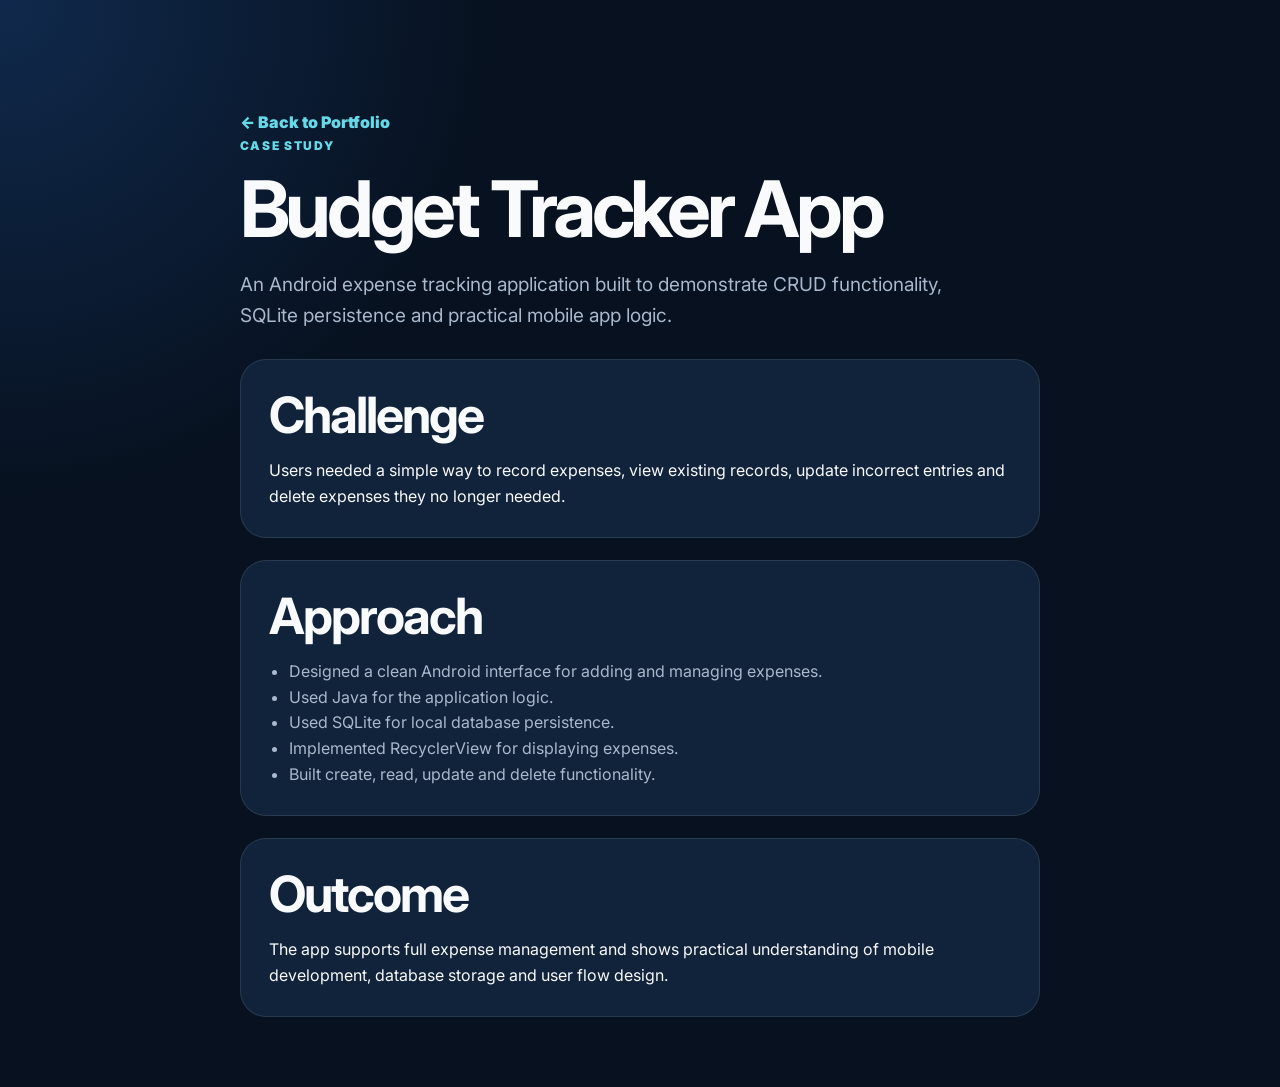
<file: case-study-budget-tracker.html>
<!DOCTYPE html><html lang="en"><head><meta charset="UTF-8"><meta name="viewport" content="width=device-width, initial-scale=1.0"><title>Budget Tracker App Case Study | Providence Mupfunya</title><link rel="stylesheet" href="style.css"><link href="https://fonts.googleapis.com/css2?family=Inter:wght@300;400;500;600;700;800;900&display=swap" rel="stylesheet"></head><body><main class="case-page"><section class="case-hero"><a href="index.html">← Back to Portfolio</a><p class="eyebrow">Case Study</p><h1>Budget Tracker App</h1><p class="hero-text">An Android expense tracking application built to demonstrate CRUD functionality, SQLite persistence and practical mobile app logic.</p></section><section class="case-block"><h2>Challenge</h2><p>Users needed a simple way to record expenses, view existing records, update incorrect entries and delete expenses they no longer needed.</p></section><section class="case-block"><h2>Approach</h2><ul><li>Designed a clean Android interface for adding and managing expenses.</li><li>Used Java for the application logic.</li><li>Used SQLite for local database persistence.</li><li>Implemented RecyclerView for displaying expenses.</li><li>Built create, read, update and delete functionality.</li></ul></section><section class="case-block"><h2>Outcome</h2><p>The app supports full expense management and shows practical understanding of mobile development, database storage and user flow design.</p></section></main><script src="script.js"></script></body></html>
</file>
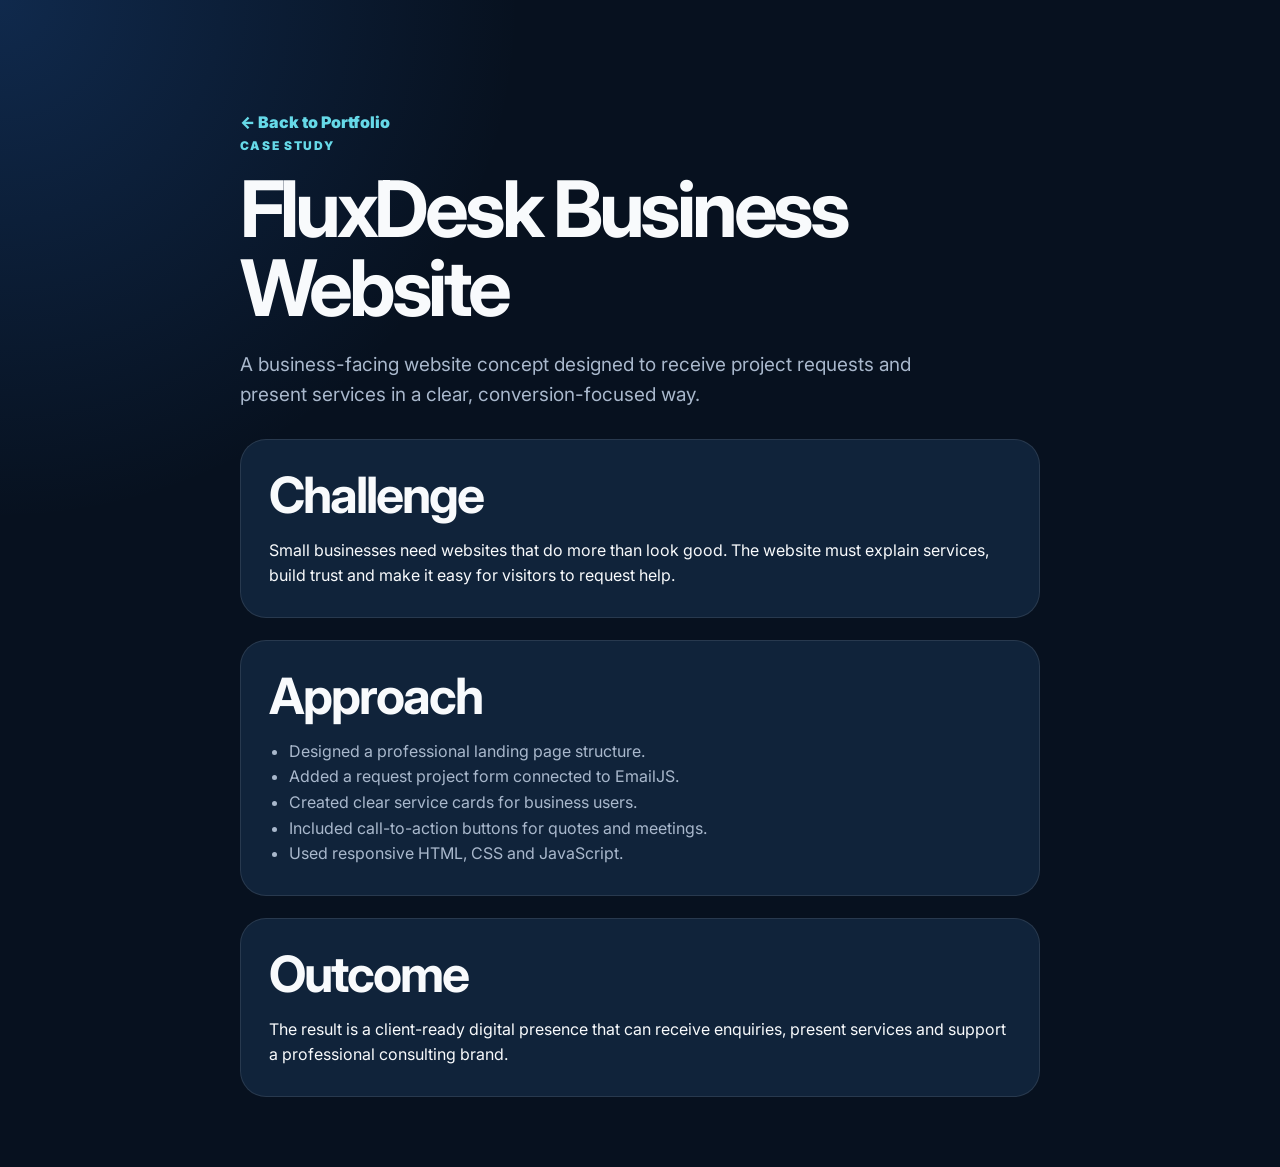
<file: case-study-fluxdesk.html>
<!DOCTYPE html><html lang="en"><head><meta charset="UTF-8"><meta name="viewport" content="width=device-width, initial-scale=1.0"><title>FluxDesk Website Case Study | Providence Mupfunya</title><link rel="stylesheet" href="style.css"><link href="https://fonts.googleapis.com/css2?family=Inter:wght@300;400;500;600;700;800;900&display=swap" rel="stylesheet"></head><body><main class="case-page"><section class="case-hero"><a href="index.html">← Back to Portfolio</a><p class="eyebrow">Case Study</p><h1>FluxDesk Business Website</h1><p class="hero-text">A business-facing website concept designed to receive project requests and present services in a clear, conversion-focused way.</p></section><section class="case-block"><h2>Challenge</h2><p>Small businesses need websites that do more than look good. The website must explain services, build trust and make it easy for visitors to request help.</p></section><section class="case-block"><h2>Approach</h2><ul><li>Designed a professional landing page structure.</li><li>Added a request project form connected to EmailJS.</li><li>Created clear service cards for business users.</li><li>Included call-to-action buttons for quotes and meetings.</li><li>Used responsive HTML, CSS and JavaScript.</li></ul></section><section class="case-block"><h2>Outcome</h2><p>The result is a client-ready digital presence that can receive enquiries, present services and support a professional consulting brand.</p></section></main><script src="script.js"></script></body></html>
</file>
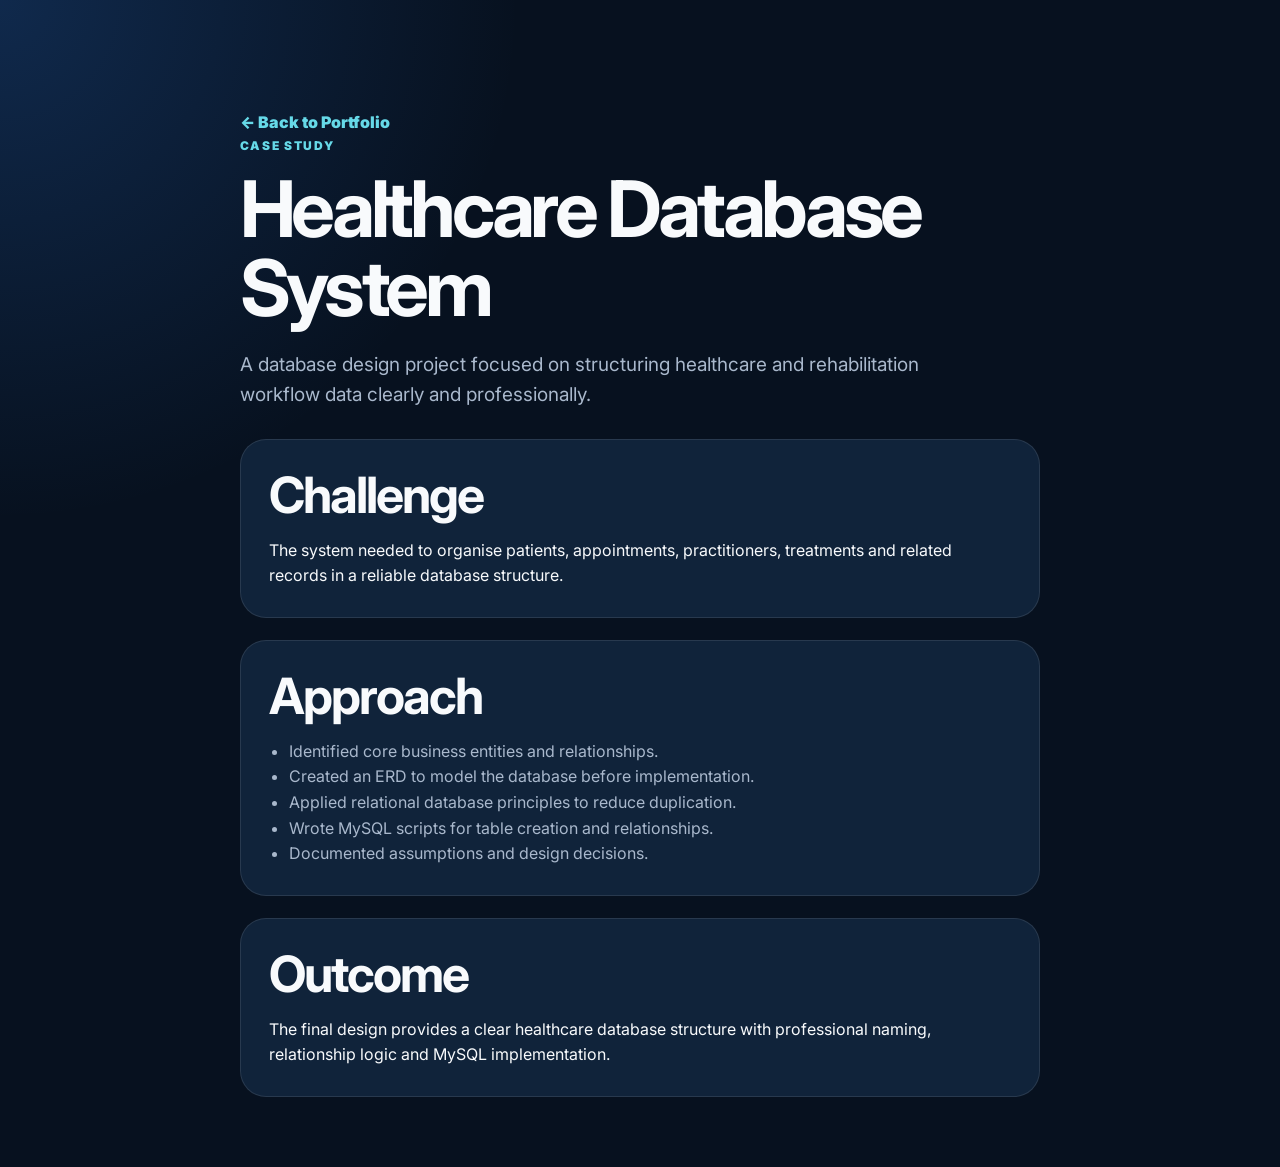
<file: case-study-healthcare-database.html>
<!DOCTYPE html><html lang="en"><head><meta charset="UTF-8"><meta name="viewport" content="width=device-width, initial-scale=1.0"><title>Healthcare Database Case Study | Providence Mupfunya</title><link rel="stylesheet" href="style.css"><link href="https://fonts.googleapis.com/css2?family=Inter:wght@300;400;500;600;700;800;900&display=swap" rel="stylesheet"></head><body><main class="case-page"><section class="case-hero"><a href="index.html">← Back to Portfolio</a><p class="eyebrow">Case Study</p><h1>Healthcare Database System</h1><p class="hero-text">A database design project focused on structuring healthcare and rehabilitation workflow data clearly and professionally.</p></section><section class="case-block"><h2>Challenge</h2><p>The system needed to organise patients, appointments, practitioners, treatments and related records in a reliable database structure.</p></section><section class="case-block"><h2>Approach</h2><ul><li>Identified core business entities and relationships.</li><li>Created an ERD to model the database before implementation.</li><li>Applied relational database principles to reduce duplication.</li><li>Wrote MySQL scripts for table creation and relationships.</li><li>Documented assumptions and design decisions.</li></ul></section><section class="case-block"><h2>Outcome</h2><p>The final design provides a clear healthcare database structure with professional naming, relationship logic and MySQL implementation.</p></section></main><script src="script.js"></script></body></html>
</file>
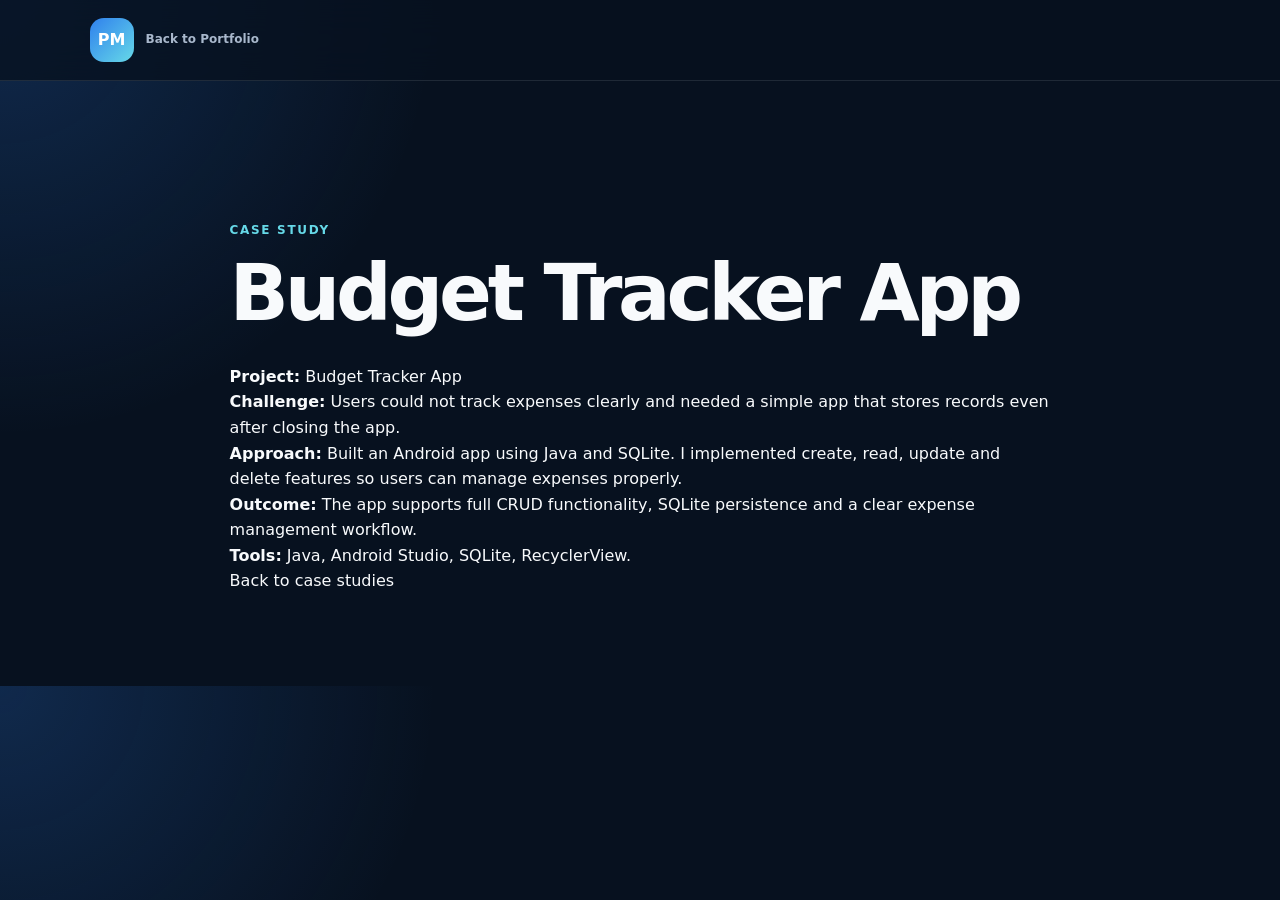
<file: case-studies/budget-tracker.html>
<!DOCTYPE html>
<html lang="en">
<head>
  <meta charset="UTF-8" />
  <meta name="viewport" content="width=device-width, initial-scale=1.0" />
  <title>Budget Tracker App Case Study | Providence Mupfunya</title>
  <link rel="stylesheet" href="../style.css" />
</head>
<body>
  <header class="site-header"><a class="brand" href="../index.html"><span>PM</span><small>Back to Portfolio</small></a></header>
  <main class="section" style="padding-top:140px;max-width:1000px;margin:auto;">
    <p class="eyebrow">Case Study</p>
    <h1>Budget Tracker App</h1>
    <div class="case-card" style="margin-top:30px;">
      <p><strong>Project:</strong> Budget Tracker App</p>
      <p><strong>Challenge:</strong> Users could not track expenses clearly and needed a simple app that stores records even after closing the app.</p>
      <p><strong>Approach:</strong> Built an Android app using Java and SQLite. I implemented create, read, update and delete features so users can manage expenses properly.</p>
      <p><strong>Outcome:</strong> The app supports full CRUD functionality, SQLite persistence and a clear expense management workflow.</p>
      <p><strong>Tools:</strong> Java, Android Studio, SQLite, RecyclerView.</p>
      <a href="../index.html#case-studies">Back to case studies</a>
    </div>
  </main>
</body>
</html>
</file>
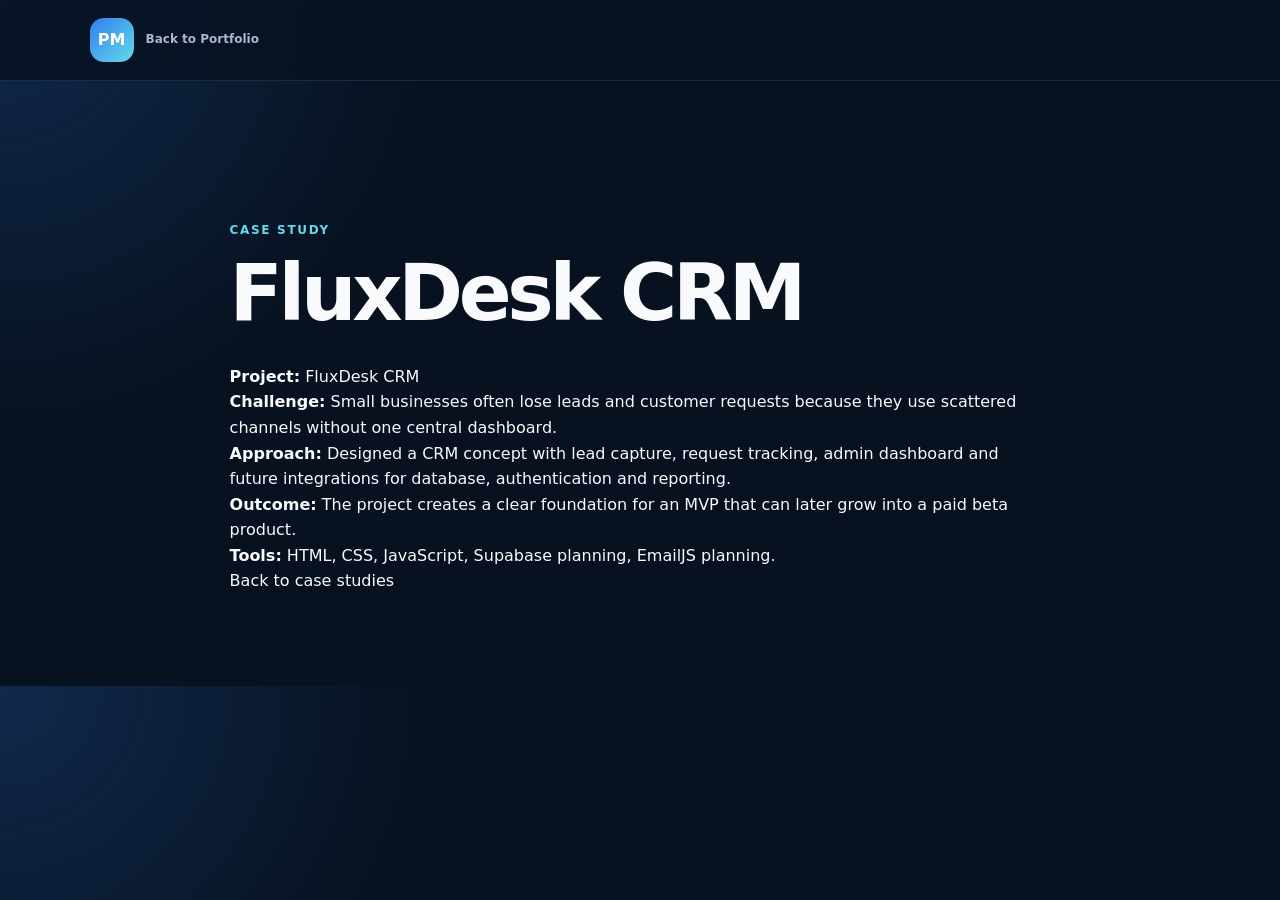
<file: case-studies/fluxdesk-crm.html>
<!DOCTYPE html>
<html lang="en">
<head>
  <meta charset="UTF-8" />
  <meta name="viewport" content="width=device-width, initial-scale=1.0" />
  <title>FluxDesk CRM Case Study | Providence Mupfunya</title>
  <link rel="stylesheet" href="../style.css" />
</head>
<body>
  <header class="site-header"><a class="brand" href="../index.html"><span>PM</span><small>Back to Portfolio</small></a></header>
  <main class="section" style="padding-top:140px;max-width:1000px;margin:auto;">
    <p class="eyebrow">Case Study</p>
    <h1>FluxDesk CRM</h1>
    <div class="case-card" style="margin-top:30px;">
      <p><strong>Project:</strong> FluxDesk CRM</p>
      <p><strong>Challenge:</strong> Small businesses often lose leads and customer requests because they use scattered channels without one central dashboard.</p>
      <p><strong>Approach:</strong> Designed a CRM concept with lead capture, request tracking, admin dashboard and future integrations for database, authentication and reporting.</p>
      <p><strong>Outcome:</strong> The project creates a clear foundation for an MVP that can later grow into a paid beta product.</p>
      <p><strong>Tools:</strong> HTML, CSS, JavaScript, Supabase planning, EmailJS planning.</p>
      <a href="../index.html#case-studies">Back to case studies</a>
    </div>
  </main>
</body>
</html>
</file>
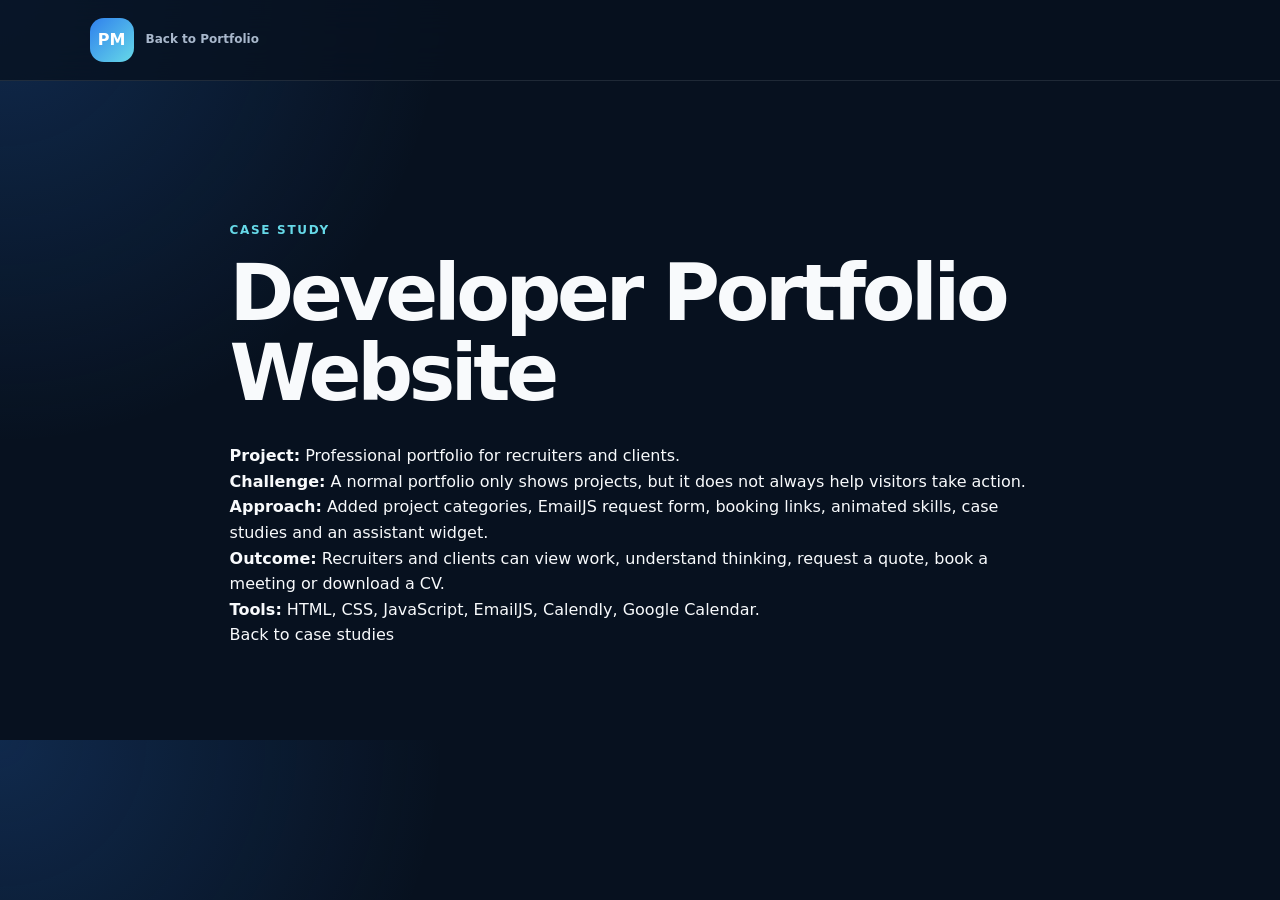
<file: case-studies/portfolio-website.html>
<!DOCTYPE html>
<html lang="en">
<head>
  <meta charset="UTF-8" />
  <meta name="viewport" content="width=device-width, initial-scale=1.0" />
  <title>Portfolio Website Case Study | Providence Mupfunya</title>
  <link rel="stylesheet" href="../style.css" />
</head>
<body>
  <header class="site-header"><a class="brand" href="../index.html"><span>PM</span><small>Back to Portfolio</small></a></header>
  <main class="section" style="padding-top:140px;max-width:1000px;margin:auto;">
    <p class="eyebrow">Case Study</p>
    <h1>Developer Portfolio Website</h1>
    <div class="case-card" style="margin-top:30px;">
      <p><strong>Project:</strong> Professional portfolio for recruiters and clients.</p>
      <p><strong>Challenge:</strong> A normal portfolio only shows projects, but it does not always help visitors take action.</p>
      <p><strong>Approach:</strong> Added project categories, EmailJS request form, booking links, animated skills, case studies and an assistant widget.</p>
      <p><strong>Outcome:</strong> Recruiters and clients can view work, understand thinking, request a quote, book a meeting or download a CV.</p>
      <p><strong>Tools:</strong> HTML, CSS, JavaScript, EmailJS, Calendly, Google Calendar.</p>
      <a href="../index.html#case-studies">Back to case studies</a>
    </div>
  </main>
</body>
</html>
</file>
<file: style.css>
:root{
  --bg:#07111f;
  --bg-soft:#0d1b2d;
  --card:#10233a;
  --card-2:#132a46;
  --text:#f8fafc;
  --muted:#a9b8cc;
  --line:rgba(255,255,255,.1);
  --accent:#2f80ed;
  --accent-2:#66d9e8;
  --good:#38d996;
  --shadow:0 24px 80px rgba(0,0,0,.32);
}

.light-mode{
  --bg:#f6f8fb;
  --bg-soft:#eef4fb;
  --card:#ffffff;
  --card-2:#f7fbff;
  --text:#0f172a;
  --muted:#53657d;
  --line:rgba(15,23,42,.11);
  --accent:#1769e0;
  --accent-2:#0891b2;
  --shadow:0 22px 70px rgba(15,23,42,.1);
}

*{box-sizing:border-box;margin:0;padding:0}
html{scroll-behavior:smooth}
body{font-family:Inter,system-ui,sans-serif;background:radial-gradient(circle at top left,rgba(47,128,237,.22),transparent 30%),var(--bg);color:var(--text);line-height:1.6;overflow-x:hidden}
a{color:inherit;text-decoration:none}
img{max-width:100%;display:block}
button,input,select,textarea{font:inherit}

.site-header{position:sticky;top:0;z-index:50;display:flex;align-items:center;justify-content:space-between;gap:18px;padding:18px 7%;background:rgba(7,17,31,.78);backdrop-filter:blur(18px);border-bottom:1px solid var(--line)}
.light-mode .site-header{background:rgba(246,248,251,.82)}
.brand{display:flex;align-items:center;gap:12px;font-weight:800}
.brand span{display:grid;place-items:center;width:44px;height:44px;border-radius:14px;background:linear-gradient(135deg,var(--accent),var(--accent-2));color:white}
.brand small{display:block;color:var(--muted);font-size:12px;font-weight:600}
.nav-menu{display:flex;align-items:center;gap:24px;color:var(--muted);font-weight:700;font-size:14px}
.nav-menu a:hover{color:var(--text)}
.header-actions{display:flex;align-items:center;gap:10px}
.menu-toggle{display:none;background:var(--card);color:var(--text);border:1px solid var(--line);border-radius:12px;padding:10px 12px}
.theme-toggle{width:42px;height:42px;border:1px solid var(--line);border-radius:999px;background:var(--card);color:var(--text);cursor:pointer}

.btn{display:inline-flex;align-items:center;justify-content:center;gap:8px;border-radius:999px;padding:12px 18px;font-weight:800;border:1px solid transparent;cursor:pointer;transition:.25s ease;white-space:nowrap}
.btn:hover{transform:translateY(-2px)}
.btn-primary{background:linear-gradient(135deg,var(--accent),var(--accent-2));color:#fff;box-shadow:0 15px 35px rgba(47,128,237,.25)}
.btn-light{background:var(--card);border-color:var(--line);color:var(--text)}
.btn-outline{border-color:var(--line);color:var(--text);background:transparent}

.section-tight,.section{padding:92px 7%}
.hero{min-height:calc(100vh - 82px);display:grid;grid-template-columns:1.12fr .88fr;align-items:center;gap:46px}
.eyebrow{color:var(--accent-2);text-transform:uppercase;letter-spacing:.14em;font-size:12px;font-weight:900;margin-bottom:14px}
h1{font-size:clamp(42px,7vw,78px);line-height:1.02;letter-spacing:-.055em;margin-bottom:22px}
h2{font-size:clamp(30px,4vw,50px);line-height:1.08;letter-spacing:-.04em;margin-bottom:16px}
h3{font-size:22px;margin-bottom:10px}
.hero-text{font-size:19px;color:var(--muted);max-width:720px;margin-bottom:28px}
.hero-actions{display:flex;flex-wrap:wrap;gap:12px;margin-bottom:24px}
.mini-proof{display:flex;flex-wrap:wrap;gap:10px}
.mini-proof span,.tag-row span{padding:8px 11px;border-radius:999px;background:rgba(47,128,237,.12);border:1px solid var(--line);color:var(--muted);font-size:13px;font-weight:800}

.hero-card{background:linear-gradient(180deg,var(--card),var(--card-2));padding:24px;border:1px solid var(--line);border-radius:34px;box-shadow:var(--shadow);position:relative;overflow:hidden}
.hero-card:before{content:"";position:absolute;inset:-80px -80px auto auto;width:220px;height:220px;background:var(--accent);filter:blur(70px);opacity:.23}
.profile-wrap{height:310px;border-radius:26px;background:linear-gradient(135deg,rgba(47,128,237,.25),rgba(102,217,232,.18));overflow:hidden;margin-bottom:14px;display:grid;place-items:center;position:relative}
.profile-wrap img{width:100%;height:100%;object-fit:cover}
.profile-fallback{display:none;width:100%;height:100%;place-items:center;font-size:76px;font-weight:900;color:white;background:linear-gradient(135deg,var(--accent),var(--accent-2))}
.status-pill{display:inline-flex;color:var(--good);background:rgba(56,217,150,.1);border:1px solid rgba(56,217,150,.25);padding:8px 12px;border-radius:999px;font-weight:900;font-size:13px;margin-bottom:16px}
.hero-card ul{list-style:none;color:var(--muted);display:grid;gap:8px;margin-top:14px}
.hero-card li:before{content:"✓";color:var(--good);font-weight:900;margin-right:8px}

.trust-strip{margin:0 7%;padding:18px;background:var(--card);border:1px solid var(--line);border-radius:26px;display:grid;grid-template-columns:repeat(4,1fr);gap:14px;box-shadow:var(--shadow)}
.trust-strip div{padding:16px;border-radius:18px;background:rgba(255,255,255,.035)}
.trust-strip span{display:block;color:var(--muted);font-size:14px;margin-top:4px}

.two-column{display:grid;grid-template-columns:.85fr 1.15fr;gap:34px;align-items:start}
.section-heading p:last-child,.about-panel p,.booking-card p{color:var(--muted)}
.center{text-align:center;max-width:820px;margin:0 auto 42px}
.about-panel{background:var(--card);border:1px solid var(--line);border-radius:28px;padding:32px;display:grid;gap:16px}
.project-grid,.service-grid,.case-preview-grid,.skills-grid{display:grid;gap:22px}
.project-grid{grid-template-columns:repeat(3,1fr)}
.service-grid{grid-template-columns:repeat(4,1fr)}
.case-preview-grid,.skills-grid{grid-template-columns:repeat(3,1fr)}
.project-card,.service-card,.case-preview,.skill-card{background:linear-gradient(180deg,var(--card),var(--card-2));border:1px solid var(--line);border-radius:26px;padding:24px;transition:.25s ease;position:relative;overflow:hidden}
.project-card:hover,.service-card:hover,.case-preview:hover,.skill-card:hover{transform:translateY(-8px);border-color:rgba(102,217,232,.45)}
.project-icon,.skill-card div:first-child{font-size:36px;margin-bottom:14px}
.project-card p,.service-card p,.case-preview p,.skill-card p{color:var(--muted)}
.tag-row{display:flex;flex-wrap:wrap;gap:8px;margin:18px 0}
.card-actions{display:flex;gap:14px;margin-top:20px;font-weight:900;color:var(--accent-2)}
.service-card a{display:inline-block;margin-top:18px;color:var(--accent-2);font-weight:900}
.case-preview span{color:var(--accent-2);font-weight:900;font-size:12px;text-transform:uppercase;letter-spacing:.12em}
.skill-meter{height:9px;background:rgba(255,255,255,.08);border-radius:999px;overflow:hidden;margin-top:18px}
.skill-meter span{display:block;height:100%;background:linear-gradient(90deg,var(--accent),var(--accent-2));border-radius:999px;transform-origin:left;animation:grow 1.3s ease both}
@keyframes grow{from{transform:scaleX(0)}to{transform:scaleX(1)}}

.request-section{display:grid;grid-template-columns:.85fr 1.15fr;gap:32px;align-items:start;background:linear-gradient(180deg,transparent,rgba(47,128,237,.06))}
.request-form{background:var(--card);border:1px solid var(--line);border-radius:28px;padding:24px;display:grid;gap:14px}
.form-row{display:grid;grid-template-columns:1fr 1fr;gap:14px}
input,select,textarea{width:100%;background:var(--bg-soft);border:1px solid var(--line);border-radius:16px;color:var(--text);padding:14px 15px;outline:none}
textarea{min-height:150px;resize:vertical}
input:focus,select:focus,textarea:focus{border-color:var(--accent-2)}
.form-status{min-height:24px;color:var(--accent-2);font-weight:800}
code{background:var(--bg-soft);padding:2px 6px;border-radius:8px}

.booking-card{display:flex;justify-content:space-between;gap:24px;align-items:center;background:linear-gradient(135deg,var(--card),rgba(47,128,237,.18));border:1px solid var(--line);border-radius:30px;padding:32px}
.footer{padding:34px 7%;border-top:1px solid var(--line);display:flex;align-items:center;justify-content:space-between;gap:20px;color:var(--muted);background:rgba(0,0,0,.08)}
.footer strong{color:var(--text)}
.footer-links{display:flex;flex-wrap:wrap;gap:16px;font-weight:800;color:var(--text)}
.domain-note{font-size:13px}

.assistant-widget{position:fixed;right:22px;bottom:22px;z-index:80}
.assistant-toggle{border:0;border-radius:999px;background:linear-gradient(135deg,var(--accent),var(--accent-2));color:white;padding:14px 18px;font-weight:900;box-shadow:var(--shadow);cursor:pointer}
.assistant-panel{display:none;position:absolute;right:0;bottom:60px;width:285px;background:var(--card);border:1px solid var(--line);border-radius:22px;padding:18px;box-shadow:var(--shadow)}
.assistant-panel.open{display:block}
.assistant-header{display:flex;justify-content:space-between;align-items:center;margin-bottom:10px}
.assistant-header button{background:transparent;border:0;color:var(--text);font-size:24px;cursor:pointer}
.assistant-panel p{color:var(--muted);font-size:14px;margin-bottom:12px}
.assistant-panel a{display:block;padding:12px;border:1px solid var(--line);border-radius:14px;margin-top:8px;font-weight:800;background:var(--bg-soft)}

.reveal{opacity:0;transform:translateY(22px);transition:.65s ease}
.reveal.active{opacity:1;transform:translateY(0)}

.case-page{max-width:980px;margin:0 auto;padding:70px 7%}
.case-hero{padding-top:40px}.case-hero a{color:var(--accent-2);font-weight:900}.case-block{background:var(--card);border:1px solid var(--line);border-radius:26px;padding:28px;margin-top:22px}.case-block ul{margin-left:20px;color:var(--muted)}

@media(max-width:1050px){.project-grid,.case-preview-grid,.skills-grid{grid-template-columns:repeat(2,1fr)}.service-grid{grid-template-columns:repeat(2,1fr)}.trust-strip{grid-template-columns:repeat(2,1fr)}.header-actions .btn-light{display:none}}
@media(max-width:850px){.site-header{padding:14px 5%}.menu-toggle{display:block}.nav-menu{display:none;position:absolute;top:73px;left:5%;right:5%;background:var(--card);border:1px solid var(--line);border-radius:20px;padding:18px;flex-direction:column;align-items:flex-start}.nav-menu.open{display:flex}.header-actions .btn-primary{display:none}.hero,.two-column,.request-section{grid-template-columns:1fr}.section-tight,.section{padding:70px 5%}.trust-strip{margin:0 5%}.footer,.booking-card{flex-direction:column;align-items:flex-start}.form-row{grid-template-columns:1fr}}
@media(max-width:620px){.project-grid,.service-grid,.case-preview-grid,.skills-grid,.trust-strip{grid-template-columns:1fr}h1{font-size:42px}.brand small{display:none}.assistant-panel{width:calc(100vw - 44px)}}
</file>
